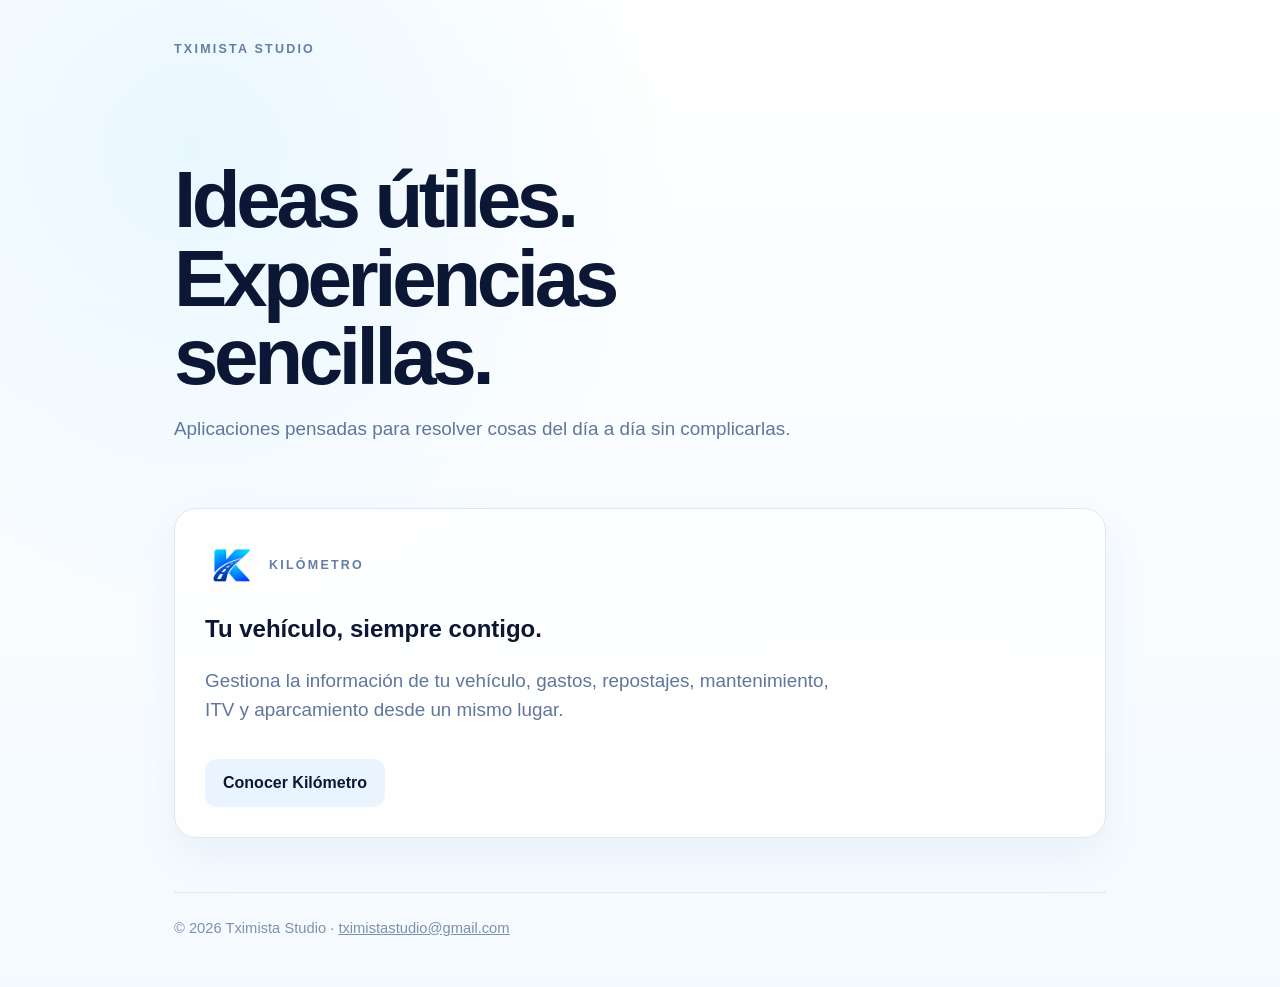
<file: index.html>
<!doctype html><html lang="es"><head><meta charset="utf-8"><meta name="viewport" content="width=device-width,initial-scale=1"><title>Tximista Studio</title><link rel="stylesheet" href="/styles.css"></head><body><main class="wrap studio-home"><p class="eyebrow">TXIMISTA STUDIO</p><section class="hero"><h1>Ideas útiles.<br>Experiencias sencillas.</h1><p class="lead">Aplicaciones pensadas para resolver cosas del día a día sin complicarlas.</p></section><section class="panel"><div class="studio-product-brand"><span class="logo" aria-hidden="true"></span><p class="eyebrow">KILÓMETRO</p></div><h2>Tu vehículo, siempre contigo.</h2><p class="lead">Gestiona la información de tu vehículo, gastos, repostajes, mantenimiento, ITV y aparcamiento desde un mismo lugar.</p><a class="button" href="/kilometro/">Conocer Kilómetro</a></section><footer class="site-footer">© 2026 Tximista Studio · <a href="mailto:tximistastudio@gmail.com">tximistastudio@gmail.com</a></footer></main></body></html>
</file>
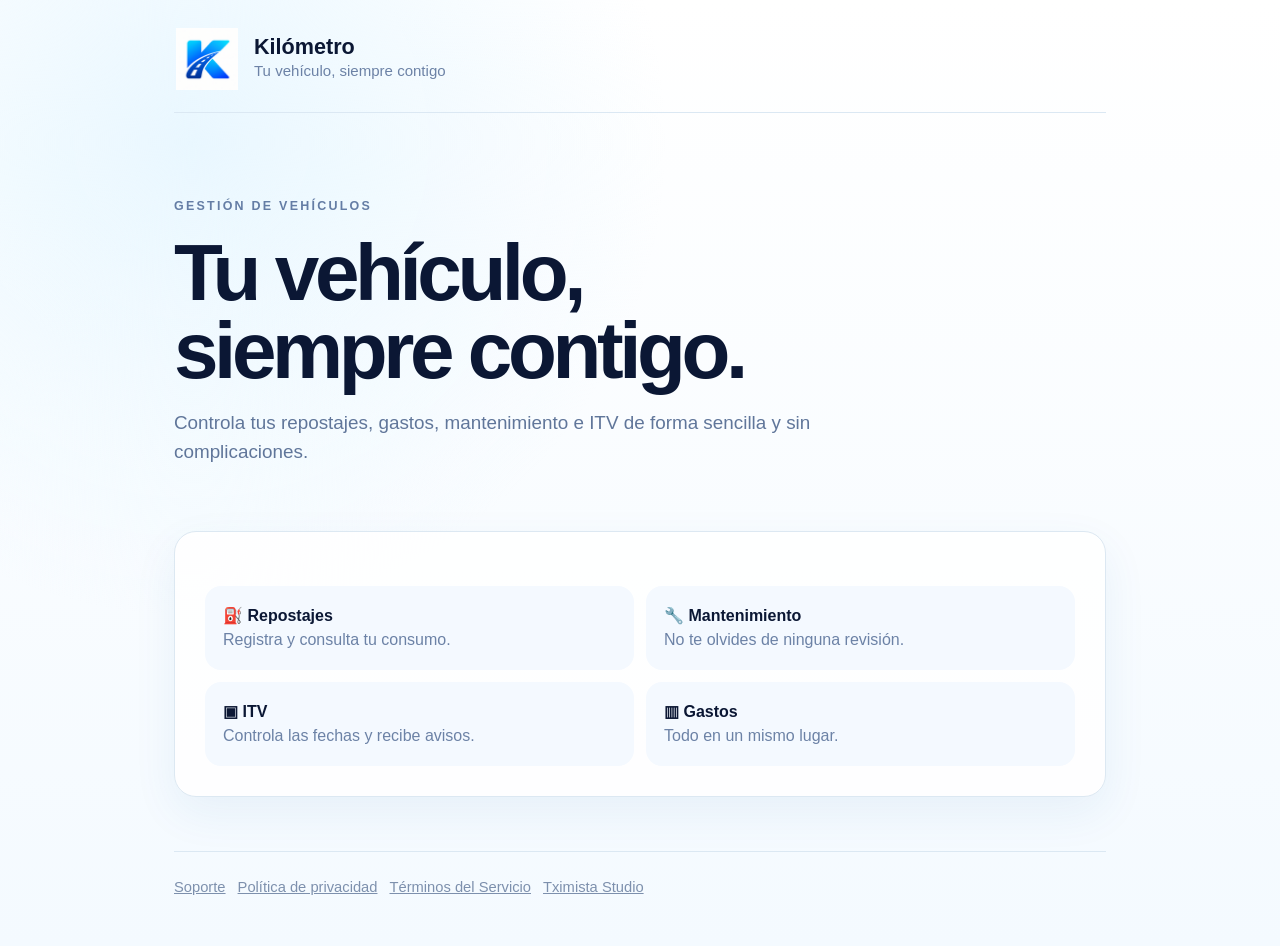
<file: kilometro/index.html>
<!doctype html><html lang="es"><head><meta charset="utf-8"><meta name="viewport" content="width=device-width,initial-scale=1"><title>Kilómetro · Tu vehículo, siempre contigo</title><meta name="description" content="Kilómetro te ayuda a gestionar repostajes, gastos, mantenimiento, ITV y más."><link rel="stylesheet" href="/styles.css"></head><body><main class="wrap"><header class="app-header"><div class="logo"></div><div class="brand-copy"><strong>Kilómetro</strong><span>Tu vehículo, siempre contigo</span></div></header><section class="hero"><p class="eyebrow">GESTIÓN DE VEHÍCULOS</p><h1>Tu vehículo,<br>siempre contigo.</h1><p class="lead">Controla tus repostajes, gastos, mantenimiento e ITV de forma sencilla y sin complicaciones.</p></section><section class="panel"><div class="features"><div class="feature"><strong>⛽ Repostajes</strong><span>Registra y consulta tu consumo.</span></div><div class="feature"><strong>🔧 Mantenimiento</strong><span>No te olvides de ninguna revisión.</span></div><div class="feature"><strong>▣ ITV</strong><span>Controla las fechas y recibe avisos.</span></div><div class="feature"><strong>▥ Gastos</strong><span>Todo en un mismo lugar.</span></div></div></section><footer class="site-footer"><a href="/kilometro/soporte/">Soporte</a><a href="/kilometro/privacidad/">Política de privacidad</a><a href="/kilometro/terminos/">Términos del Servicio</a><a href="/">Tximista Studio</a></footer></main></body></html>
</file>
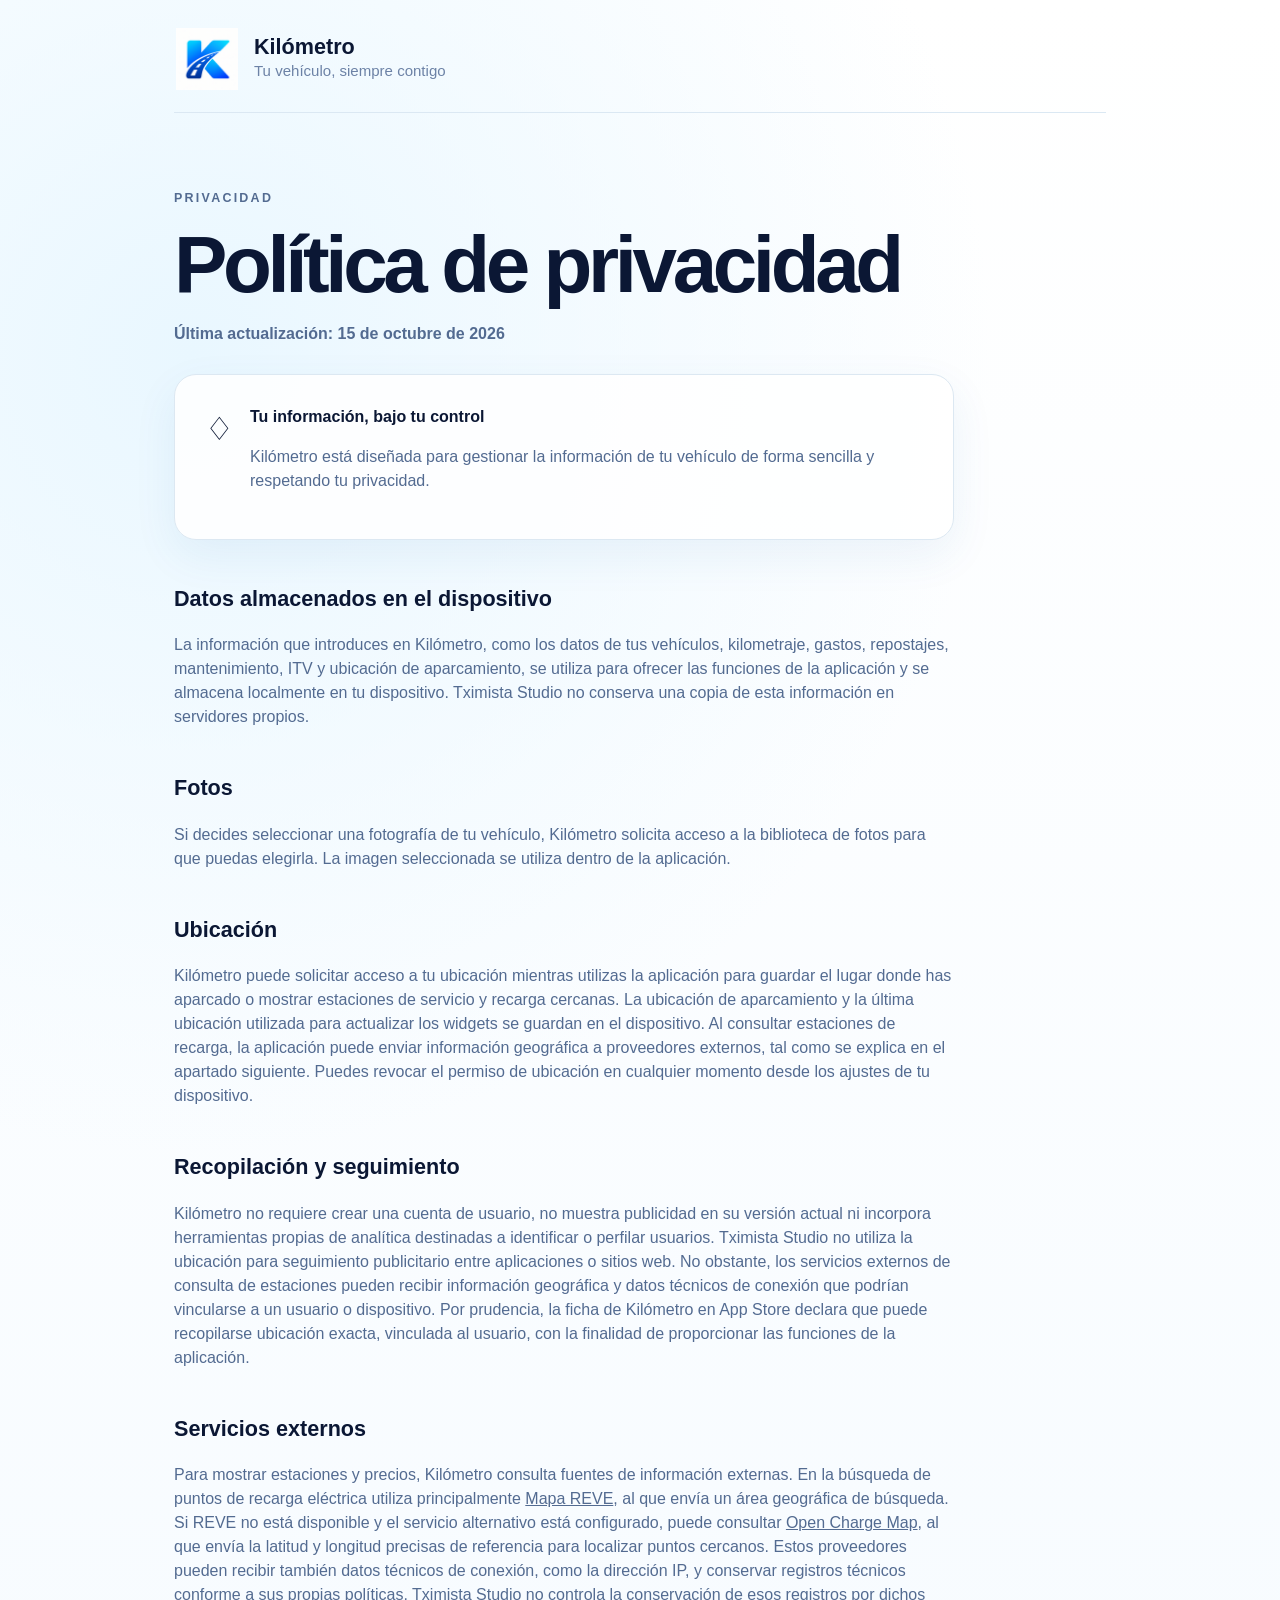
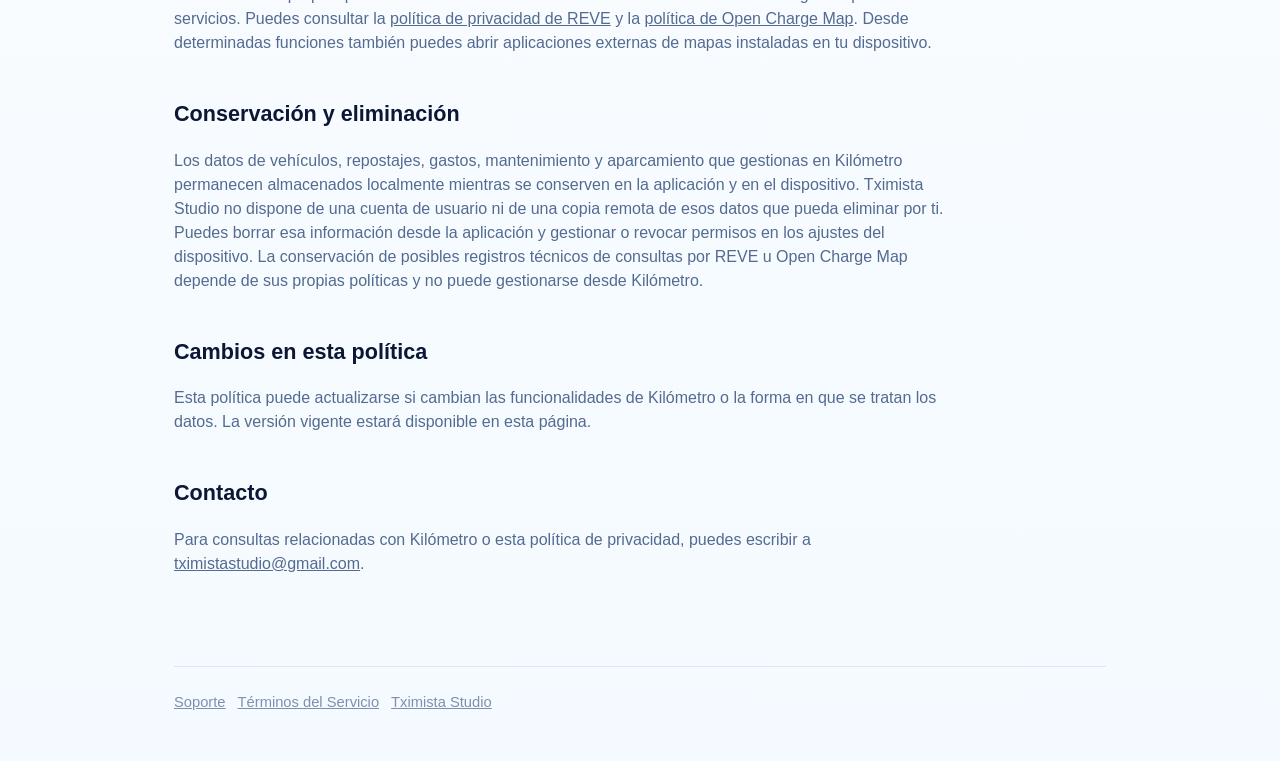
<file: kilometro/privacidad/index.html>
<!doctype html><html lang="es"><head><meta charset="utf-8"><meta name="viewport" content="width=device-width,initial-scale=1"><title>Política de privacidad de Kilómetro · Tximista Studio</title><link rel="stylesheet" href="/styles.css"></head><body><main class="wrap"><header class="app-header"><a class="logo" href="/kilometro/" aria-label="Kilómetro"></a><div class="brand-copy"><strong>Kilómetro</strong><span>Tu vehículo, siempre contigo</span></div></header><article class="policy"><p class="eyebrow">PRIVACIDAD</p><h1>Política de privacidad</h1><p><strong>Última actualización: 15 de octubre de 2026</strong></p><div class="panel notice"><div class="shield">♢</div><div><strong>Tu información, bajo tu control</strong><p>Kilómetro está diseñada para gestionar la información de tu vehículo de forma sencilla y respetando tu privacidad.</p></div></div><h2>Datos almacenados en el dispositivo</h2><p>La información que introduces en Kilómetro, como los datos de tus vehículos, kilometraje, gastos, repostajes, mantenimiento, ITV y ubicación de aparcamiento, se utiliza para ofrecer las funciones de la aplicación y se almacena localmente en tu dispositivo. Tximista Studio no conserva una copia de esta información en servidores propios.</p><h2>Fotos</h2><p>Si decides seleccionar una fotografía de tu vehículo, Kilómetro solicita acceso a la biblioteca de fotos para que puedas elegirla. La imagen seleccionada se utiliza dentro de la aplicación.</p><h2>Ubicación</h2><p>Kilómetro puede solicitar acceso a tu ubicación mientras utilizas la aplicación para guardar el lugar donde has aparcado o mostrar estaciones de servicio y recarga cercanas. La ubicación de aparcamiento y la última ubicación utilizada para actualizar los widgets se guardan en el dispositivo. Al consultar estaciones de recarga, la aplicación puede enviar información geográfica a proveedores externos, tal como se explica en el apartado siguiente. Puedes revocar el permiso de ubicación en cualquier momento desde los ajustes de tu dispositivo.</p><h2>Recopilación y seguimiento</h2><p>Kilómetro no requiere crear una cuenta de usuario, no muestra publicidad en su versión actual ni incorpora herramientas propias de analítica destinadas a identificar o perfilar usuarios. Tximista Studio no utiliza la ubicación para seguimiento publicitario entre aplicaciones o sitios web. No obstante, los servicios externos de consulta de estaciones pueden recibir información geográfica y datos técnicos de conexión que podrían vincularse a un usuario o dispositivo. Por prudencia, la ficha de Kilómetro en App Store declara que puede recopilarse ubicación exacta, vinculada al usuario, con la finalidad de proporcionar las funciones de la aplicación.</p><h2>Servicios externos</h2><p>Para mostrar estaciones y precios, Kilómetro consulta fuentes de información externas. En la búsqueda de puntos de recarga eléctrica utiliza principalmente <a href="https://www.mapareve.es/">Mapa REVE</a>, al que envía un área geográfica de búsqueda. Si REVE no está disponible y el servicio alternativo está configurado, puede consultar <a href="https://www.openchargemap.org/">Open Charge Map</a>, al que envía la latitud y longitud precisas de referencia para localizar puntos cercanos. Estos proveedores pueden recibir también datos técnicos de conexión, como la dirección IP, y conservar registros técnicos conforme a sus propias políticas. Tximista Studio no controla la conservación de esos registros por dichos servicios. Puedes consultar la <a href="https://www.mapareve.es/politica-de-privacidad">política de privacidad de REVE</a> y la <a href="https://www.openchargemap.org/about/terms">política de Open Charge Map</a>. Desde determinadas funciones también puedes abrir aplicaciones externas de mapas instaladas en tu dispositivo.</p><h2>Conservación y eliminación</h2><p>Los datos de vehículos, repostajes, gastos, mantenimiento y aparcamiento que gestionas en Kilómetro permanecen almacenados localmente mientras se conserven en la aplicación y en el dispositivo. Tximista Studio no dispone de una cuenta de usuario ni de una copia remota de esos datos que pueda eliminar por ti. Puedes borrar esa información desde la aplicación y gestionar o revocar permisos en los ajustes del dispositivo. La conservación de posibles registros técnicos de consultas por REVE u Open Charge Map depende de sus propias políticas y no puede gestionarse desde Kilómetro.</p><h2>Cambios en esta política</h2><p>Esta política puede actualizarse si cambian las funcionalidades de Kilómetro o la forma en que se tratan los datos. La versión vigente estará disponible en esta página.</p><h2>Contacto</h2><p>Para consultas relacionadas con Kilómetro o esta política de privacidad, puedes escribir a <a href="mailto:tximistastudio@gmail.com">tximistastudio@gmail.com</a>.</p></article><footer class="site-footer"><a href="/kilometro/soporte/">Soporte</a><a href="/kilometro/terminos/">Términos del Servicio</a><a href="/">Tximista Studio</a></footer></main></body></html>
</file>
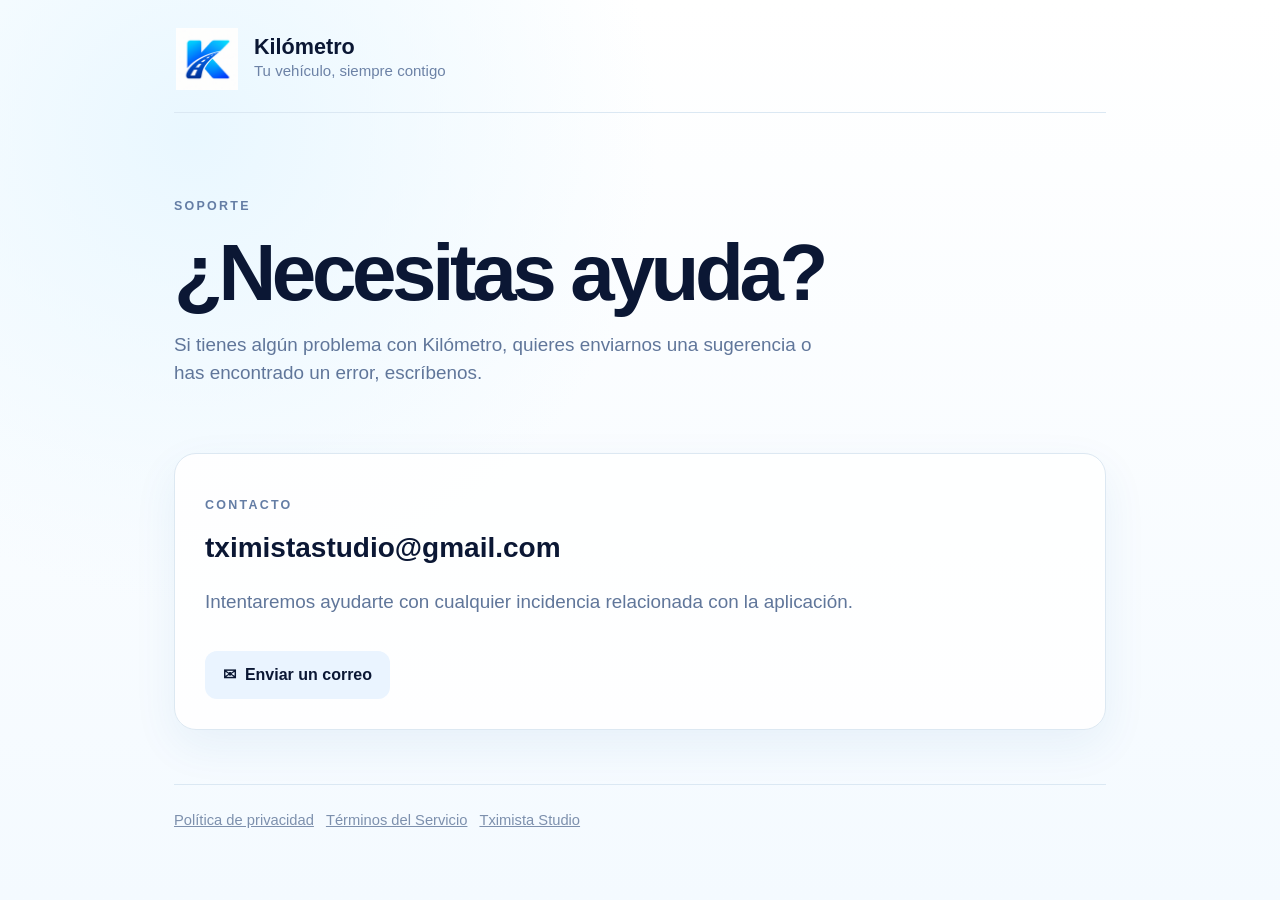
<file: kilometro/soporte/index.html>
<!doctype html><html lang="es"><head><meta charset="utf-8"><meta name="viewport" content="width=device-width,initial-scale=1"><title>Soporte de Kilómetro · Tximista Studio</title><link rel="stylesheet" href="/styles.css"></head><body><main class="wrap"><header class="app-header"><a class="logo" href="/kilometro/" aria-label="Kilómetro"></a><div class="brand-copy"><strong>Kilómetro</strong><span>Tu vehículo, siempre contigo</span></div></header><section class="hero"><p class="eyebrow">SOPORTE</p><h1>¿Necesitas ayuda?</h1><p class="lead">Si tienes algún problema con Kilómetro, quieres enviarnos una sugerencia o has encontrado un error, escríbenos.</p></section><section class="panel"><p class="eyebrow">CONTACTO</p><div class="contact-email">tximistastudio@gmail.com</div><p class="lead">Intentaremos ayudarte con cualquier incidencia relacionada con la aplicación.</p><a class="button" href="mailto:tximistastudio@gmail.com">✉︎&nbsp; Enviar un correo</a></section><footer class="site-footer"><a href="/kilometro/privacidad/">Política de privacidad</a><a href="/kilometro/terminos/">Términos del Servicio</a><a href="/">Tximista Studio</a></footer></main></body></html>
</file>
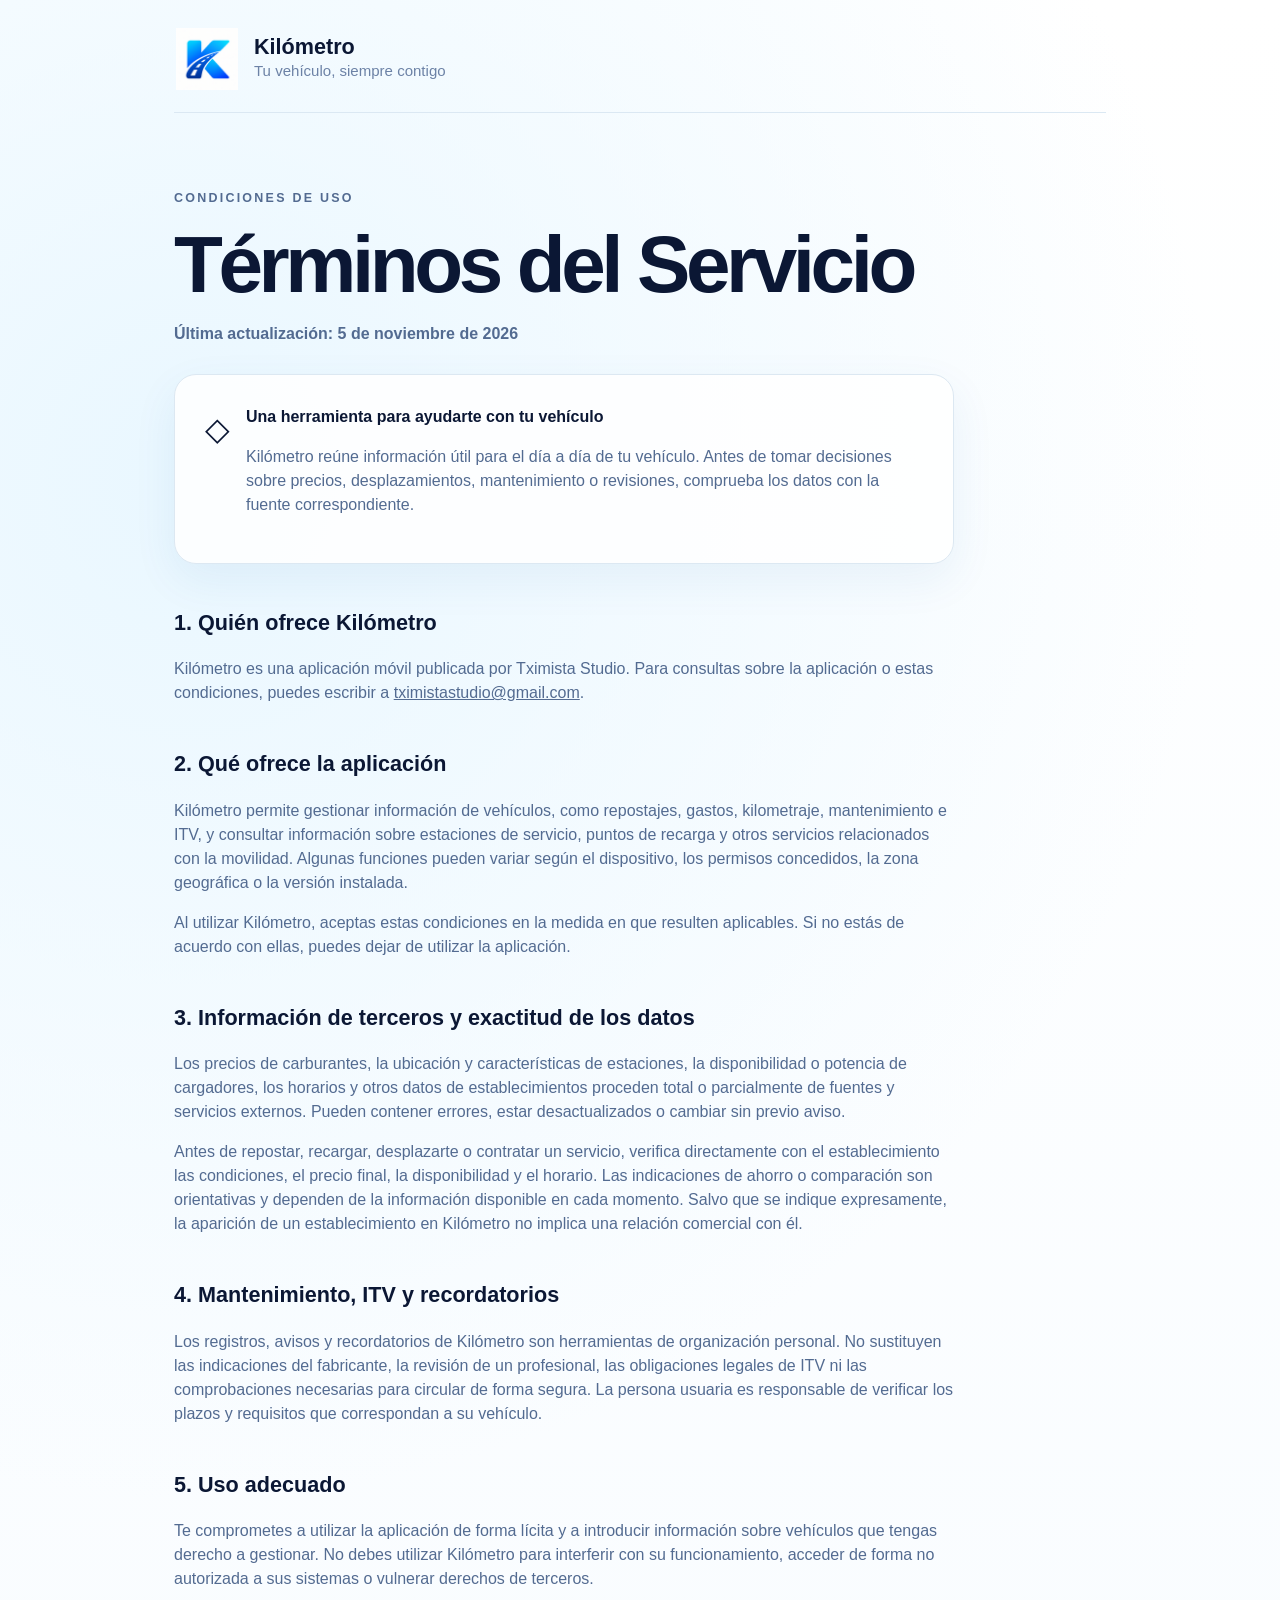
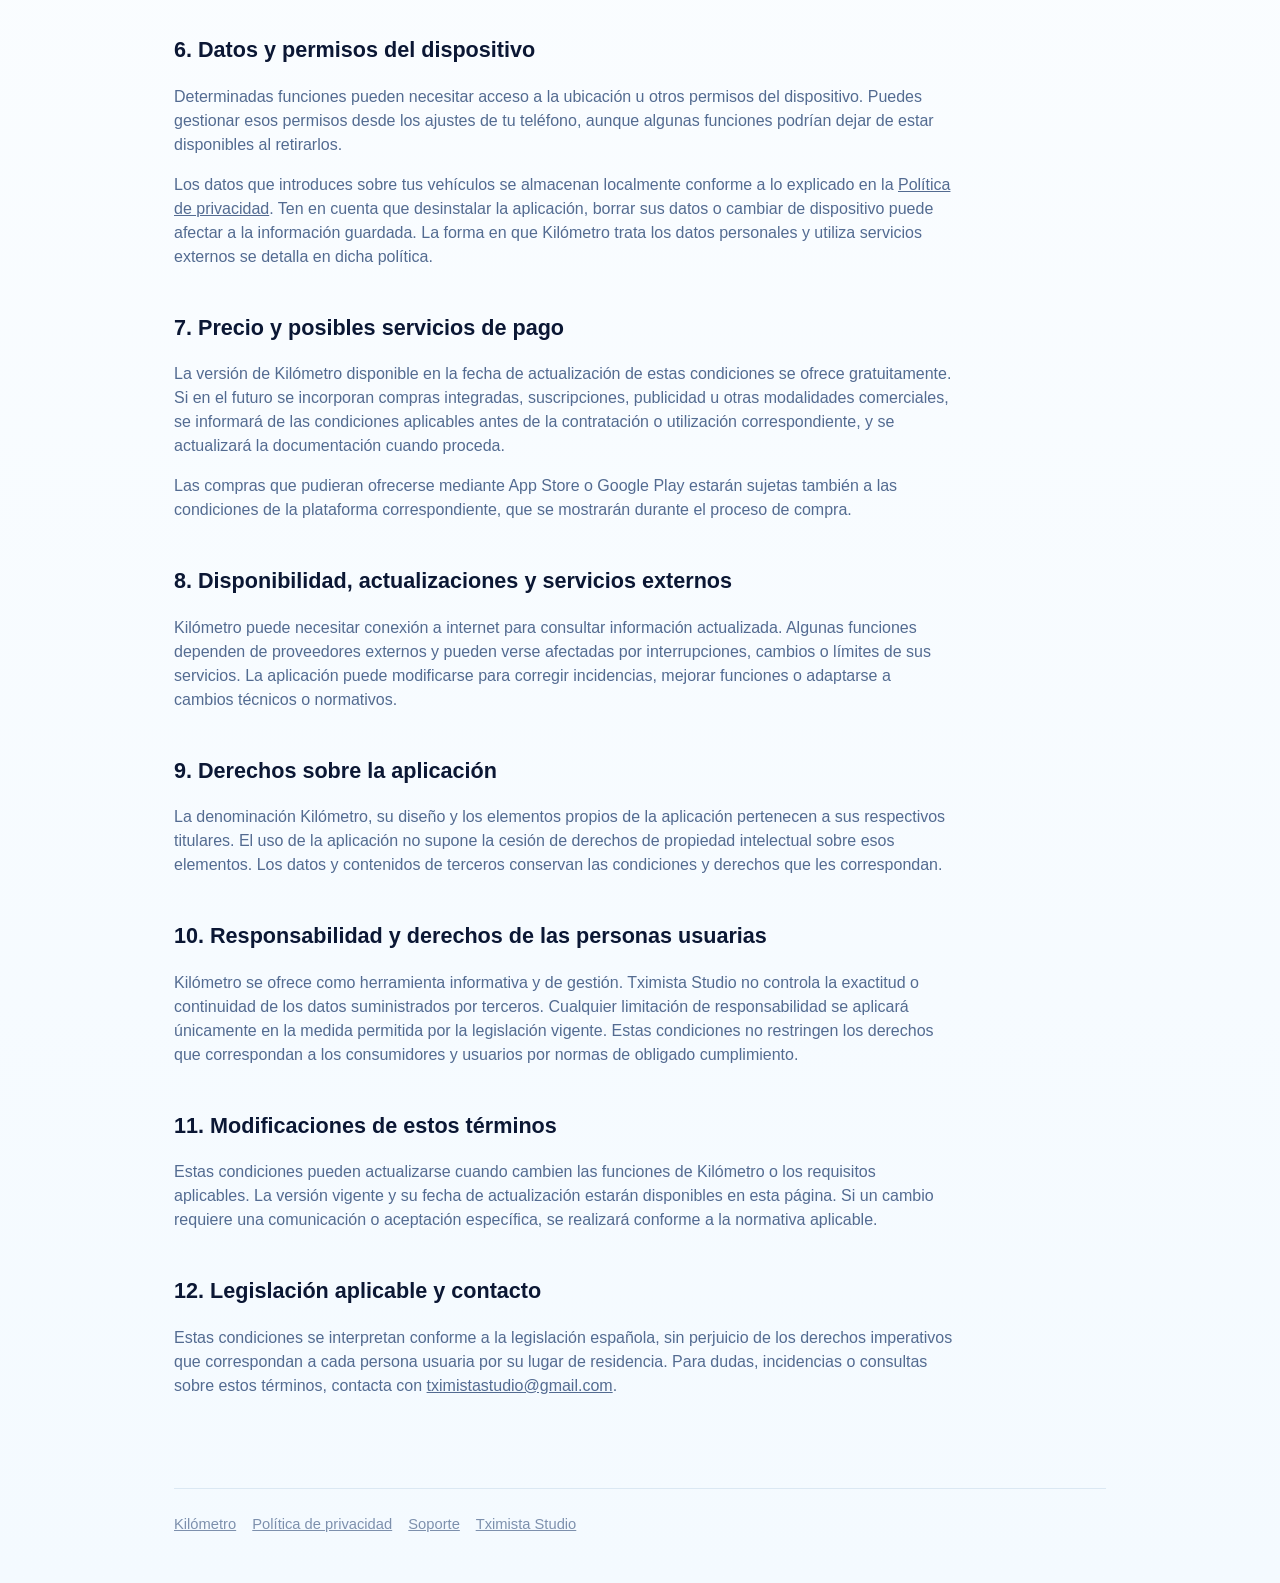
<file: kilometro/terminos/index.html>
<!doctype html>
<html lang="es">
<head>
  <meta charset="utf-8">
  <meta name="viewport" content="width=device-width,initial-scale=1">
  <meta name="description" content="Términos del Servicio de Kilómetro, la aplicación para gestionar vehículos, gastos, repostajes y mantenimiento.">
  <title>Términos del Servicio de Kilómetro · Tximista Studio</title>
  <link rel="canonical" href="https://tximista-studio.github.io/kilometro/terminos/">
  <link rel="stylesheet" href="/styles.css">
</head>
<body>
<main class="wrap">
  <header class="app-header">
    <a class="logo" href="/kilometro/" aria-label="Ir a Kilómetro"></a>
    <div class="brand-copy"><strong>Kilómetro</strong><span>Tu vehículo, siempre contigo</span></div>
  </header>
  <article class="policy">
    <p class="eyebrow">CONDICIONES DE USO</p>
    <h1>Términos del Servicio</h1>
    <p><strong>Última actualización: 5 de noviembre de 2026</strong></p>
    <div class="panel notice">
      <div class="shield" aria-hidden="true">◇</div>
      <div><strong>Una herramienta para ayudarte con tu vehículo</strong>
        <p>Kilómetro reúne información útil para el día a día de tu vehículo. Antes de tomar decisiones sobre precios, desplazamientos, mantenimiento o revisiones, comprueba los datos con la fuente correspondiente.</p>
      </div>
    </div>
    <h2>1. Quién ofrece Kilómetro</h2>
    <p>Kilómetro es una aplicación móvil publicada por Tximista Studio. Para consultas sobre la aplicación o estas condiciones, puedes escribir a <a href="mailto:tximistastudio@gmail.com">tximistastudio@gmail.com</a>.</p>
    <h2>2. Qué ofrece la aplicación</h2>
    <p>Kilómetro permite gestionar información de vehículos, como repostajes, gastos, kilometraje, mantenimiento e ITV, y consultar información sobre estaciones de servicio, puntos de recarga y otros servicios relacionados con la movilidad. Algunas funciones pueden variar según el dispositivo, los permisos concedidos, la zona geográfica o la versión instalada.</p>
    <p>Al utilizar Kilómetro, aceptas estas condiciones en la medida en que resulten aplicables. Si no estás de acuerdo con ellas, puedes dejar de utilizar la aplicación.</p>
    <h2>3. Información de terceros y exactitud de los datos</h2>
    <p>Los precios de carburantes, la ubicación y características de estaciones, la disponibilidad o potencia de cargadores, los horarios y otros datos de establecimientos proceden total o parcialmente de fuentes y servicios externos. Pueden contener errores, estar desactualizados o cambiar sin previo aviso.</p>
    <p>Antes de repostar, recargar, desplazarte o contratar un servicio, verifica directamente con el establecimiento las condiciones, el precio final, la disponibilidad y el horario. Las indicaciones de ahorro o comparación son orientativas y dependen de la información disponible en cada momento. Salvo que se indique expresamente, la aparición de un establecimiento en Kilómetro no implica una relación comercial con él.</p>
    <h2>4. Mantenimiento, ITV y recordatorios</h2>
    <p>Los registros, avisos y recordatorios de Kilómetro son herramientas de organización personal. No sustituyen las indicaciones del fabricante, la revisión de un profesional, las obligaciones legales de ITV ni las comprobaciones necesarias para circular de forma segura. La persona usuaria es responsable de verificar los plazos y requisitos que correspondan a su vehículo.</p>
    <h2>5. Uso adecuado</h2>
    <p>Te comprometes a utilizar la aplicación de forma lícita y a introducir información sobre vehículos que tengas derecho a gestionar. No debes utilizar Kilómetro para interferir con su funcionamiento, acceder de forma no autorizada a sus sistemas o vulnerar derechos de terceros.</p>
    <h2>6. Datos y permisos del dispositivo</h2>
    <p>Determinadas funciones pueden necesitar acceso a la ubicación u otros permisos del dispositivo. Puedes gestionar esos permisos desde los ajustes de tu teléfono, aunque algunas funciones podrían dejar de estar disponibles al retirarlos.</p>
    <p>Los datos que introduces sobre tus vehículos se almacenan localmente conforme a lo explicado en la <a href="/kilometro/privacidad/">Política de privacidad</a>. Ten en cuenta que desinstalar la aplicación, borrar sus datos o cambiar de dispositivo puede afectar a la información guardada. La forma en que Kilómetro trata los datos personales y utiliza servicios externos se detalla en dicha política.</p>
    <h2>7. Precio y posibles servicios de pago</h2>
    <p>La versión de Kilómetro disponible en la fecha de actualización de estas condiciones se ofrece gratuitamente. Si en el futuro se incorporan compras integradas, suscripciones, publicidad u otras modalidades comerciales, se informará de las condiciones aplicables antes de la contratación o utilización correspondiente, y se actualizará la documentación cuando proceda.</p>
    <p>Las compras que pudieran ofrecerse mediante App Store o Google Play estarán sujetas también a las condiciones de la plataforma correspondiente, que se mostrarán durante el proceso de compra.</p>
    <h2>8. Disponibilidad, actualizaciones y servicios externos</h2>
    <p>Kilómetro puede necesitar conexión a internet para consultar información actualizada. Algunas funciones dependen de proveedores externos y pueden verse afectadas por interrupciones, cambios o límites de sus servicios. La aplicación puede modificarse para corregir incidencias, mejorar funciones o adaptarse a cambios técnicos o normativos.</p>
    <h2>9. Derechos sobre la aplicación</h2>
    <p>La denominación Kilómetro, su diseño y los elementos propios de la aplicación pertenecen a sus respectivos titulares. El uso de la aplicación no supone la cesión de derechos de propiedad intelectual sobre esos elementos. Los datos y contenidos de terceros conservan las condiciones y derechos que les correspondan.</p>
    <h2>10. Responsabilidad y derechos de las personas usuarias</h2>
    <p>Kilómetro se ofrece como herramienta informativa y de gestión. Tximista Studio no controla la exactitud o continuidad de los datos suministrados por terceros. Cualquier limitación de responsabilidad se aplicará únicamente en la medida permitida por la legislación vigente. Estas condiciones no restringen los derechos que correspondan a los consumidores y usuarios por normas de obligado cumplimiento.</p>
    <h2>11. Modificaciones de estos términos</h2>
    <p>Estas condiciones pueden actualizarse cuando cambien las funciones de Kilómetro o los requisitos aplicables. La versión vigente y su fecha de actualización estarán disponibles en esta página. Si un cambio requiere una comunicación o aceptación específica, se realizará conforme a la normativa aplicable.</p>
    <h2>12. Legislación aplicable y contacto</h2>
    <p>Estas condiciones se interpretan conforme a la legislación española, sin perjuicio de los derechos imperativos que correspondan a cada persona usuaria por su lugar de residencia. Para dudas, incidencias o consultas sobre estos términos, contacta con <a href="mailto:tximistastudio@gmail.com">tximistastudio@gmail.com</a>.</p>
  </article>
  <footer class="site-footer">
    <a href="/kilometro/">Kilómetro</a>
    <a href="/kilometro/privacidad/">Política de privacidad</a>
    <a href="/kilometro/soporte/">Soporte</a>
    <a href="/">Tximista Studio</a>
  </footer>
</main>
</body>
</html>
</file>
<file: styles.css>
:root{font-family:-apple-system,BlinkMacSystemFont,"SF Pro Display","Segoe UI",sans-serif;color:#0b1734;background:#f7fbff;line-height:1.5}*{box-sizing:border-box}body{margin:0;background:radial-gradient(circle at 15% 15%,#e9f7ff 0,transparent 35%),linear-gradient(180deg,#fff 0,#f4faff 100%);min-height:100vh}a{color:inherit}.wrap{max-width:980px;margin:auto;padding:0 24px 48px}.app-header{display:flex;align-items:center;gap:14px;padding:28px 0 22px;border-bottom:1px solid #dbe8f3}.logo{width:66px;height:62px;flex:0 0 auto;background-image:url('/assets/kilometro-logo.png');background-position:center;background-size:contain;background-repeat:no-repeat}.brand-copy strong{display:block;font-size:1.35rem;line-height:1.1}.brand-copy span{color:#6c82a6;font-size:.94rem}.hero{padding:72px 0 46px;max-width:760px}.eyebrow{font-size:.78rem;letter-spacing:.18em;font-weight:800;color:#647da5}.hero h1,.policy h1{font-size:clamp(2.6rem,7vw,5rem);line-height:.98;letter-spacing:-.055em;margin:.22em 0}.lead{font-size:1.18rem;color:#60769a;max-width:650px}.panel{background:rgba(255,255,255,.88);border:1px solid #dce8f2;border-radius:22px;padding:30px;box-shadow:0 16px 45px rgba(31,105,170,.07)}.features{display:grid;grid-template-columns:repeat(2,1fr);gap:12px;margin-top:24px}.feature{padding:18px;border-radius:16px;background:#f4f9ff}.feature strong{display:block}.feature span{color:#6c82a6}.contact-email{font-size:clamp(1.15rem,4.8vw,1.75rem);font-weight:800;overflow-wrap:anywhere}.button{display:inline-block;margin-top:16px;padding:12px 18px;border-radius:12px;background:#eaf4ff;text-decoration:none;font-weight:750}.policy{max-width:780px;padding:64px 0 20px}.policy h2{margin-top:2em;font-size:1.35rem}.policy p{color:#536b91}.notice{display:flex;gap:16px;align-items:flex-start;margin:28px 0}.shield{font-size:2rem}.site-footer{margin-top:54px;padding-top:24px;border-top:1px solid #dbe8f3;color:#7d90ad;font-size:.92rem}.site-footer a{margin-right:12px}.studio-home{padding-top:28px}.studio-product-brand{display:flex;align-items:center;gap:12px;margin-bottom:12px}.studio-product-brand .logo{width:52px;height:52px}.studio-product-brand .eyebrow{margin:0}@media(max-width:650px){.wrap{padding:0 20px 38px}.app-header{padding:22px 0 18px}.logo{width:58px;height:54px}.brand-copy strong{font-size:1.2rem}.brand-copy span{font-size:.82rem}.hero{padding:55px 0 34px}.hero h1,.policy h1{font-size:clamp(2.45rem,12vw,3.6rem)}.lead{font-size:1.08rem}.panel{padding:24px 20px}.features{grid-template-columns:1fr}.policy{padding-top:48px}}
</file>
